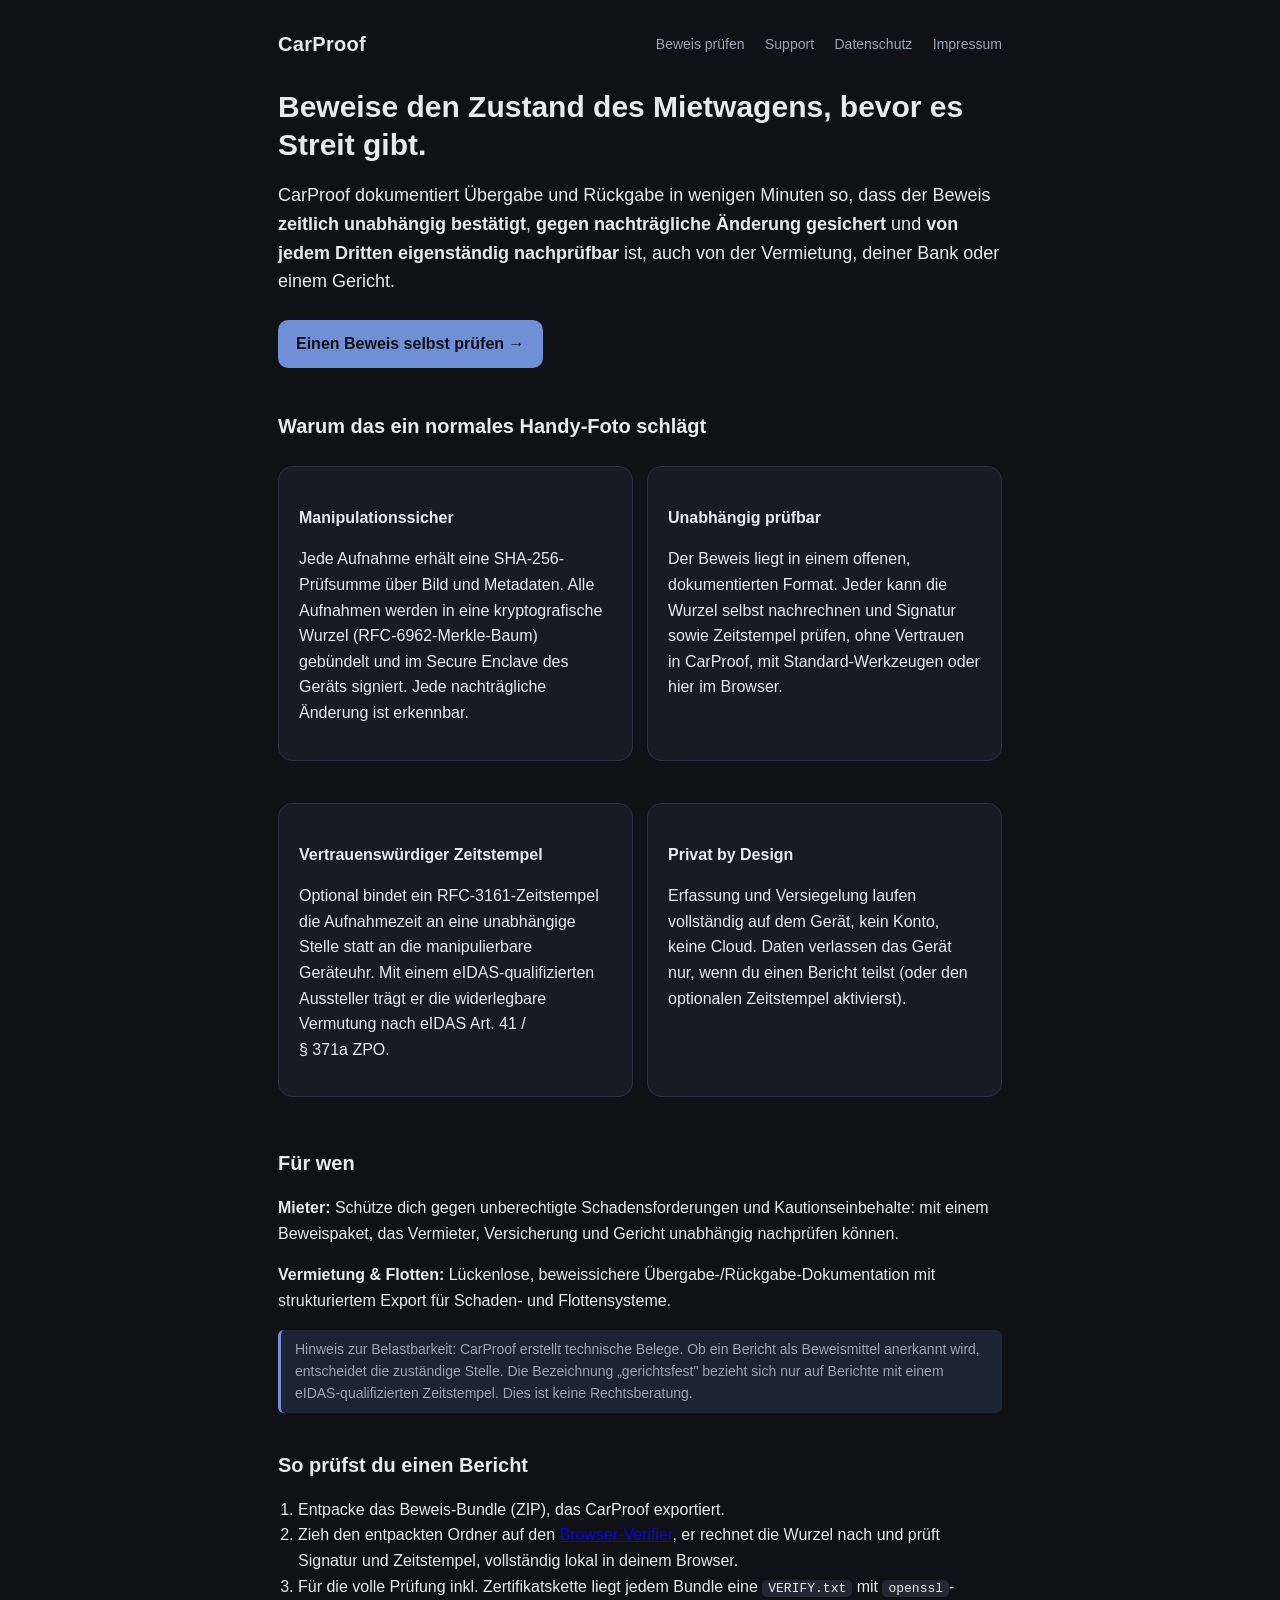
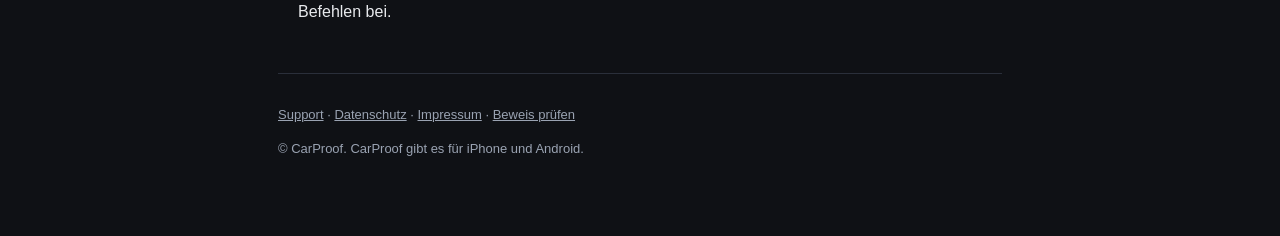
<file: carproof/index.html>
<!doctype html>
<html lang="de">
  <head>
    <meta charset="utf-8" />
    <meta name="viewport" content="width=device-width, initial-scale=1" />
    <title>
      CarProof: manipulationssicherer Übergabe-Beweis für Mietwagen
    </title>
    <meta
      name="description"
      content="Dokumentiere den Zustand eines Mietwagens bei Übergabe und Rückgabe: zeitgestempelt, gegen nachträgliche Änderung gesichert und unabhängig von Dritten prüfbar."
    />
    <link rel="stylesheet" href="style.css" />
  </head>
  <body>
    <div class="wrap">
      <header class="site">
        <a class="brand" href="index.html">CarProof</a>
        <nav>
          <a href="verify.html">Beweis prüfen</a>
          <a href="support.html">Support</a>
          <a href="datenschutz.html">Datenschutz</a>
          <a href="impressum.html">Impressum</a>
        </nav>
      </header>

      <h1>Beweise den Zustand des Mietwagens, bevor es Streit gibt.</h1>
      <p class="lead">
        CarProof dokumentiert Übergabe und Rückgabe in wenigen Minuten so, dass
        der Beweis <strong>zeitlich unabhängig bestätigt</strong>,
        <strong>gegen nachträgliche Änderung gesichert</strong> und
        <strong>von jedem Dritten eigenständig nachprüfbar</strong> ist, auch
        von der Vermietung, deiner Bank oder einem Gericht.
      </p>

      <p>
        <a class="btn" href="verify.html">Einen Beweis selbst prüfen →</a>
      </p>

      <h2>Warum das ein normales Handy-Foto schlägt</h2>
      <div class="grid">
        <div class="card">
          <h3>Manipulationssicher</h3>
          <p>
            Jede Aufnahme erhält eine SHA-256-Prüfsumme über Bild und Metadaten.
            Alle Aufnahmen werden in eine kryptografische Wurzel
            (RFC-6962-Merkle-Baum) gebündelt und im Secure Enclave des Geräts
            signiert. Jede nachträgliche Änderung ist erkennbar.
          </p>
        </div>
        <div class="card">
          <h3>Unabhängig prüfbar</h3>
          <p>
            Der Beweis liegt in einem offenen, dokumentierten Format. Jeder kann
            die Wurzel selbst nachrechnen und Signatur sowie Zeitstempel prüfen,
            ohne Vertrauen in CarProof, mit Standard-Werkzeugen oder hier im
            Browser.
          </p>
        </div>
        <div class="card">
          <h3>Vertrauenswürdiger Zeitstempel</h3>
          <p>
            Optional bindet ein RFC-3161-Zeitstempel die Aufnahmezeit an eine
            unabhängige Stelle statt an die manipulierbare Geräteuhr. Mit einem
            eIDAS-qualifizierten Aussteller trägt er die widerlegbare Vermutung
            nach eIDAS&nbsp;Art.&nbsp;41 / §&nbsp;371a&nbsp;ZPO.
          </p>
        </div>
        <div class="card">
          <h3>Privat by Design</h3>
          <p>
            Erfassung und Versiegelung laufen vollständig auf dem Gerät, kein
            Konto, keine Cloud. Daten verlassen das Gerät nur, wenn du einen
            Bericht teilst (oder den optionalen Zeitstempel aktivierst).
          </p>
        </div>
      </div>

      <h2>Für wen</h2>
      <p>
        <strong>Mieter:</strong> Schütze dich gegen unberechtigte
        Schadensforderungen und Kautionseinbehalte: mit einem Beweispaket, das
        Vermieter, Versicherung und Gericht unabhängig nachprüfen können.
      </p>
      <p>
        <strong>Vermietung &amp; Flotten:</strong> Lückenlose, beweissichere
        Übergabe-/Rückgabe-Dokumentation mit strukturiertem Export für Schaden-
        und Flottensysteme.
      </p>

      <div class="note">
        Hinweis zur Belastbarkeit: CarProof erstellt technische Belege. Ob ein
        Bericht als Beweismittel anerkannt wird, entscheidet die zuständige
        Stelle. Die Bezeichnung „gerichtsfest" bezieht sich nur auf Berichte mit
        einem eIDAS-qualifizierten Zeitstempel. Dies ist keine Rechtsberatung.
      </div>

      <h2>So prüfst du einen Bericht</h2>
      <ol>
        <li>Entpacke das Beweis-Bundle (ZIP), das CarProof exportiert.</li>
        <li>
          Zieh den entpackten Ordner auf den
          <a href="verify.html">Browser-Verifier</a>, er rechnet die Wurzel
          nach und prüft Signatur und Zeitstempel, vollständig lokal in deinem
          Browser.
        </li>
        <li>
          Für die volle Prüfung inkl. Zertifikatskette liegt jedem Bundle eine
          <code>VERIFY.txt</code> mit <code>openssl</code>-Befehlen bei.
        </li>
      </ol>

      <footer class="site">
        <p>
          <a href="support.html">Support</a> ·
          <a href="datenschutz.html">Datenschutz</a> ·
          <a href="impressum.html">Impressum</a> ·
          <a href="verify.html">Beweis prüfen</a>
        </p>
        <p>
          © CarProof. CarProof gibt es für iPhone und Android.
        </p>
      </footer>
    </div>
  </body>
</html>
</file>
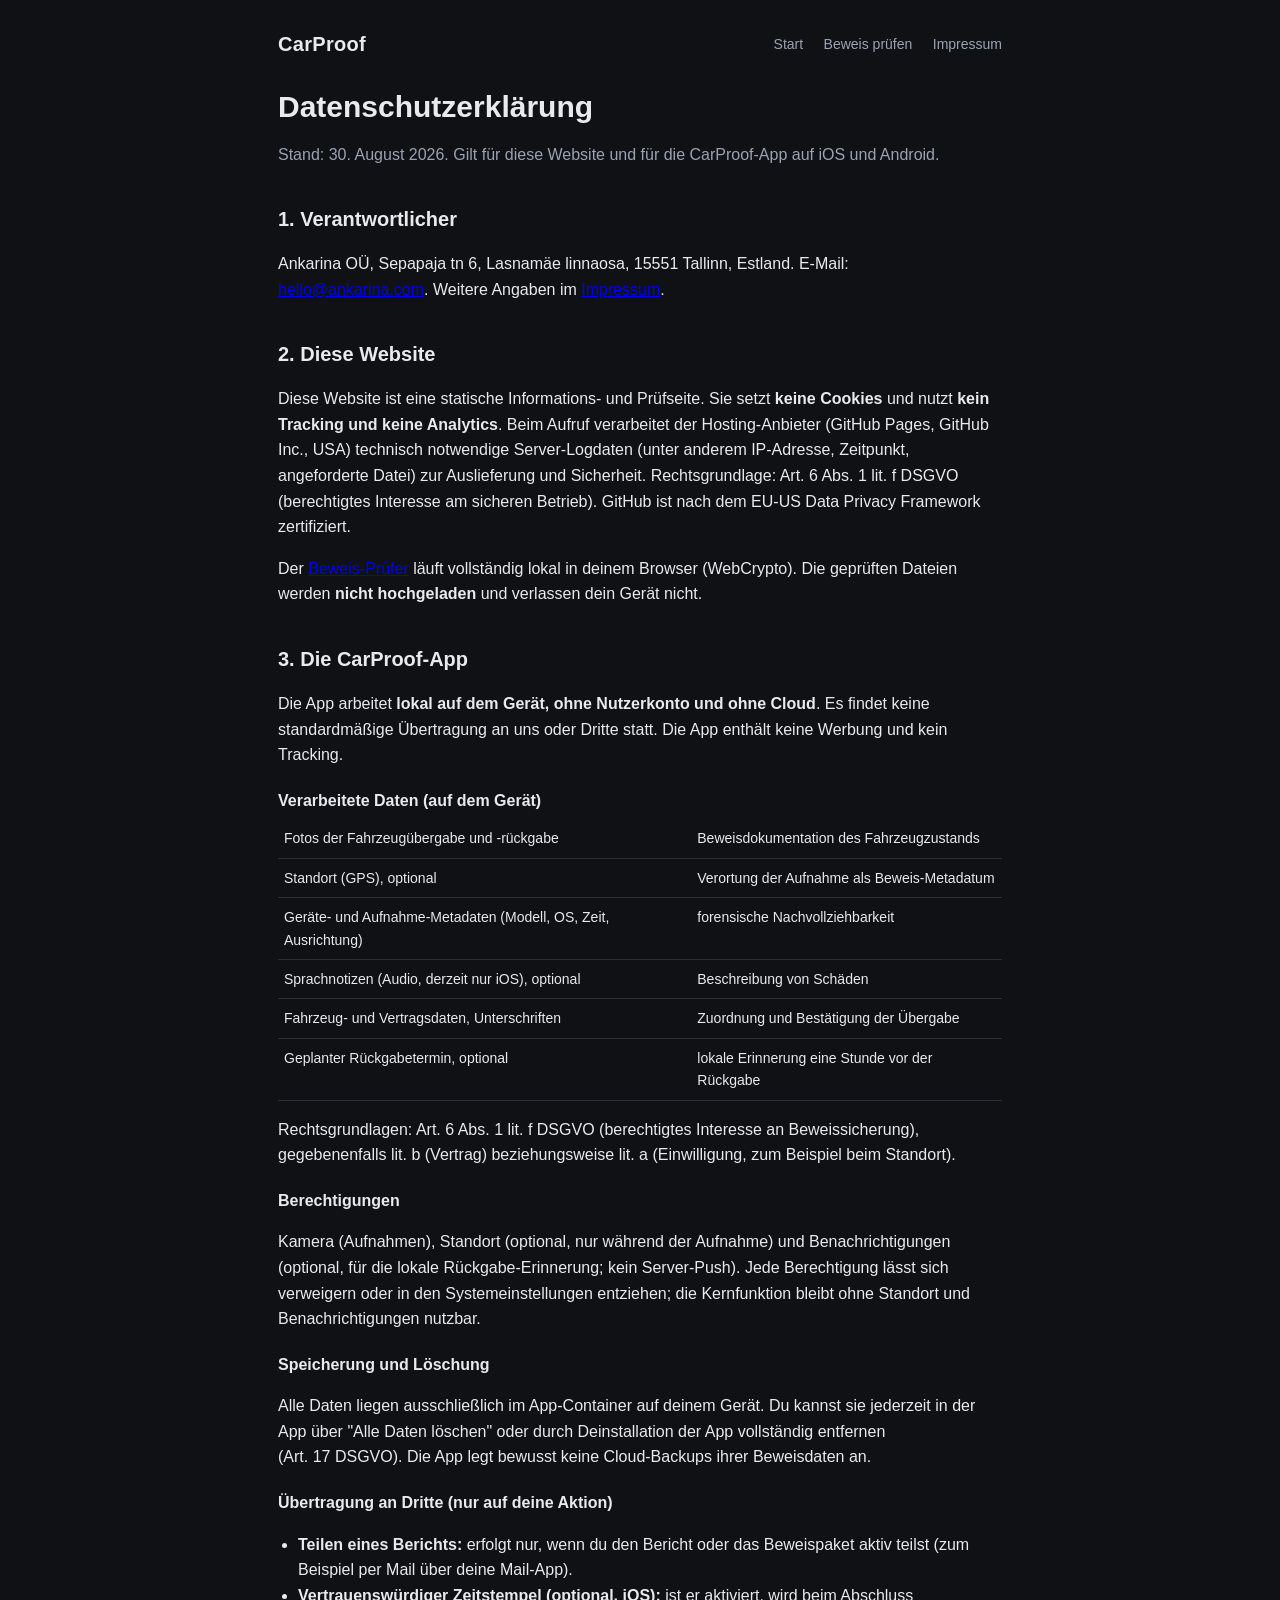
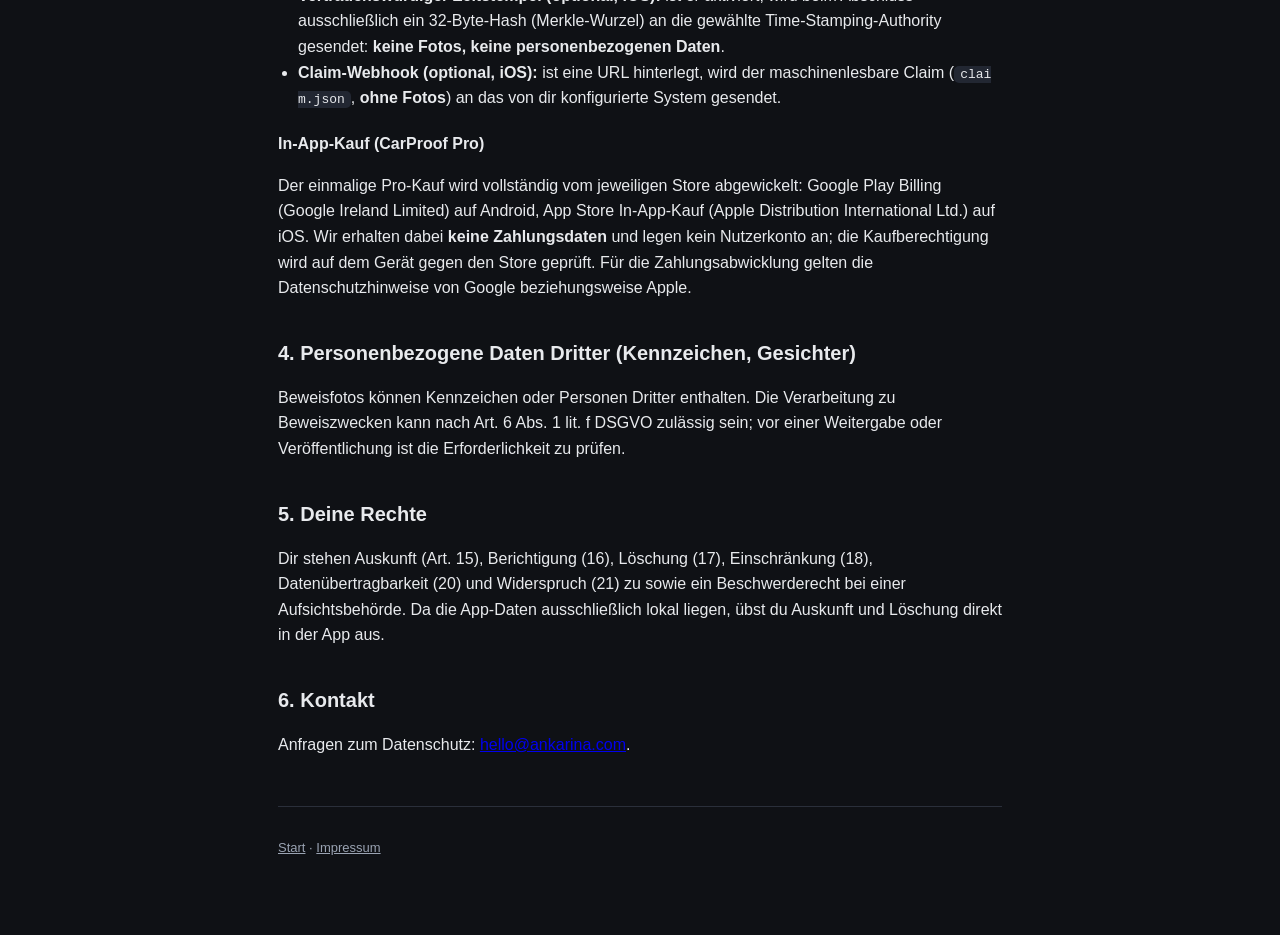
<file: carproof/datenschutz.html>
<!doctype html>
<html lang="de">
  <head>
    <meta charset="utf-8" />
    <meta name="viewport" content="width=device-width, initial-scale=1" />
    <title>CarProof: Datenschutzerklärung</title>
    <link rel="stylesheet" href="style.css" />
  </head>
  <body>
    <div class="wrap">
      <header class="site">
        <a class="brand" href="index.html">CarProof</a>
        <nav>
          <a href="index.html">Start</a> <a href="verify.html">Beweis prüfen</a>
          <a href="impressum.html">Impressum</a>
        </nav>
      </header>

      <h1>Datenschutzerklärung</h1>
      <p class="muted">
        Stand: 30. August 2026. Gilt für diese Website und für die CarProof-App
        auf iOS und Android.
      </p>

      <h2>1. Verantwortlicher</h2>
      <p>
        Ankarina OÜ, Sepapaja tn 6, Lasnamäe linnaosa, 15551 Tallinn, Estland.
        E-Mail: <a href="mailto:hello@ankarina.com">hello@ankarina.com</a>. Weitere
        Angaben im <a href="impressum.html">Impressum</a>.
      </p>

      <h2>2. Diese Website</h2>
      <p>
        Diese Website ist eine statische Informations- und Prüfseite. Sie setzt
        <strong>keine Cookies</strong> und nutzt
        <strong>kein Tracking und keine Analytics</strong>. Beim Aufruf
        verarbeitet der Hosting-Anbieter (GitHub Pages, GitHub Inc., USA)
        technisch notwendige Server-Logdaten (unter anderem IP-Adresse,
        Zeitpunkt, angeforderte Datei) zur Auslieferung und Sicherheit.
        Rechtsgrundlage: Art.&nbsp;6&nbsp;Abs.&nbsp;1&nbsp;lit.&nbsp;f DSGVO
        (berechtigtes Interesse am sicheren Betrieb). GitHub ist nach dem EU-US
        Data Privacy Framework zertifiziert.
      </p>
      <p>
        Der <a href="verify.html">Beweis-Prüfer</a> läuft vollständig lokal in
        deinem Browser (WebCrypto). Die geprüften Dateien werden
        <strong>nicht hochgeladen</strong> und verlassen dein Gerät nicht.
      </p>

      <h2>3. Die CarProof-App</h2>
      <p>
        Die App arbeitet
        <strong>lokal auf dem Gerät, ohne Nutzerkonto und ohne Cloud</strong>.
        Es findet keine standardmäßige Übertragung an uns oder Dritte statt. Die
        App enthält keine Werbung und kein Tracking.
      </p>

      <h3>Verarbeitete Daten (auf dem Gerät)</h3>
      <table class="legal">
        <tr>
          <td>Fotos der Fahrzeugübergabe und -rückgabe</td>
          <td>Beweisdokumentation des Fahrzeugzustands</td>
        </tr>
        <tr>
          <td>Standort (GPS), optional</td>
          <td>Verortung der Aufnahme als Beweis-Metadatum</td>
        </tr>
        <tr>
          <td>
            Geräte- und Aufnahme-Metadaten (Modell, OS, Zeit, Ausrichtung)
          </td>
          <td>forensische Nachvollziehbarkeit</td>
        </tr>
        <tr>
          <td>Sprachnotizen (Audio, derzeit nur iOS), optional</td>
          <td>Beschreibung von Schäden</td>
        </tr>
        <tr>
          <td>Fahrzeug- und Vertragsdaten, Unterschriften</td>
          <td>Zuordnung und Bestätigung der Übergabe</td>
        </tr>
        <tr>
          <td>Geplanter Rückgabetermin, optional</td>
          <td>lokale Erinnerung eine Stunde vor der Rückgabe</td>
        </tr>
      </table>
      <p>
        Rechtsgrundlagen: Art.&nbsp;6&nbsp;Abs.&nbsp;1&nbsp;lit.&nbsp;f DSGVO
        (berechtigtes Interesse an Beweissicherung), gegebenenfalls lit.&nbsp;b
        (Vertrag) beziehungsweise lit.&nbsp;a (Einwilligung, zum Beispiel beim
        Standort).
      </p>

      <h3>Berechtigungen</h3>
      <p>
        Kamera (Aufnahmen), Standort (optional, nur während der Aufnahme) und
        Benachrichtigungen (optional, für die lokale Rückgabe-Erinnerung; kein
        Server-Push). Jede Berechtigung lässt sich verweigern oder in den
        Systemeinstellungen entziehen; die Kernfunktion bleibt ohne Standort und
        Benachrichtigungen nutzbar.
      </p>

      <h3>Speicherung und Löschung</h3>
      <p>
        Alle Daten liegen ausschließlich im App-Container auf deinem Gerät. Du
        kannst sie jederzeit in der App über "Alle Daten löschen" oder durch
        Deinstallation der App vollständig entfernen (Art.&nbsp;17&nbsp;DSGVO).
        Die App legt bewusst keine Cloud-Backups ihrer Beweisdaten an.
      </p>

      <h3>Übertragung an Dritte (nur auf deine Aktion)</h3>
      <ul>
        <li>
          <strong>Teilen eines Berichts:</strong> erfolgt nur, wenn du den
          Bericht oder das Beweispaket aktiv teilst (zum Beispiel per Mail über
          deine Mail-App).
        </li>
        <li>
          <strong>Vertrauenswürdiger Zeitstempel (optional, iOS):</strong> ist
          er aktiviert, wird beim Abschluss ausschließlich ein 32-Byte-Hash
          (Merkle-Wurzel) an die gewählte Time-Stamping-Authority gesendet:
          <strong>keine Fotos, keine personenbezogenen Daten</strong>.
        </li>
        <li>
          <strong>Claim-Webhook (optional, iOS):</strong> ist eine URL
          hinterlegt, wird der maschinenlesbare Claim (<code>claim.json</code>,
          <strong>ohne Fotos</strong>) an das von dir konfigurierte System
          gesendet.
        </li>
      </ul>

      <h3>In-App-Kauf (CarProof Pro)</h3>
      <p>
        Der einmalige Pro-Kauf wird vollständig vom jeweiligen Store
        abgewickelt: Google Play Billing (Google Ireland Limited) auf Android,
        App Store In-App-Kauf (Apple Distribution International Ltd.) auf iOS.
        Wir erhalten dabei <strong>keine Zahlungsdaten</strong> und legen kein
        Nutzerkonto an; die Kaufberechtigung wird auf dem Gerät gegen den Store
        geprüft. Für die Zahlungsabwicklung gelten die Datenschutzhinweise von
        Google beziehungsweise Apple.
      </p>

      <h2>4. Personenbezogene Daten Dritter (Kennzeichen, Gesichter)</h2>
      <p>
        Beweisfotos können Kennzeichen oder Personen Dritter enthalten. Die
        Verarbeitung zu Beweiszwecken kann nach
        Art.&nbsp;6&nbsp;Abs.&nbsp;1&nbsp;lit.&nbsp;f DSGVO zulässig sein; vor
        einer Weitergabe oder Veröffentlichung ist die Erforderlichkeit zu
        prüfen.
      </p>

      <h2>5. Deine Rechte</h2>
      <p>
        Dir stehen Auskunft (Art.&nbsp;15), Berichtigung (16), Löschung (17),
        Einschränkung (18), Datenübertragbarkeit (20) und Widerspruch (21) zu
        sowie ein Beschwerderecht bei einer Aufsichtsbehörde. Da die App-Daten
        ausschließlich lokal liegen, übst du Auskunft und Löschung direkt in der
        App aus.
      </p>

      <h2>6. Kontakt</h2>
      <p>
        Anfragen zum Datenschutz:
        <a href="mailto:hello@ankarina.com">hello@ankarina.com</a>.
      </p>

      <footer class="site">
        <p>
          <a href="index.html">Start</a> ·
          <a href="impressum.html">Impressum</a>
        </p>
      </footer>
    </div>
  </body>
</html>
</file>
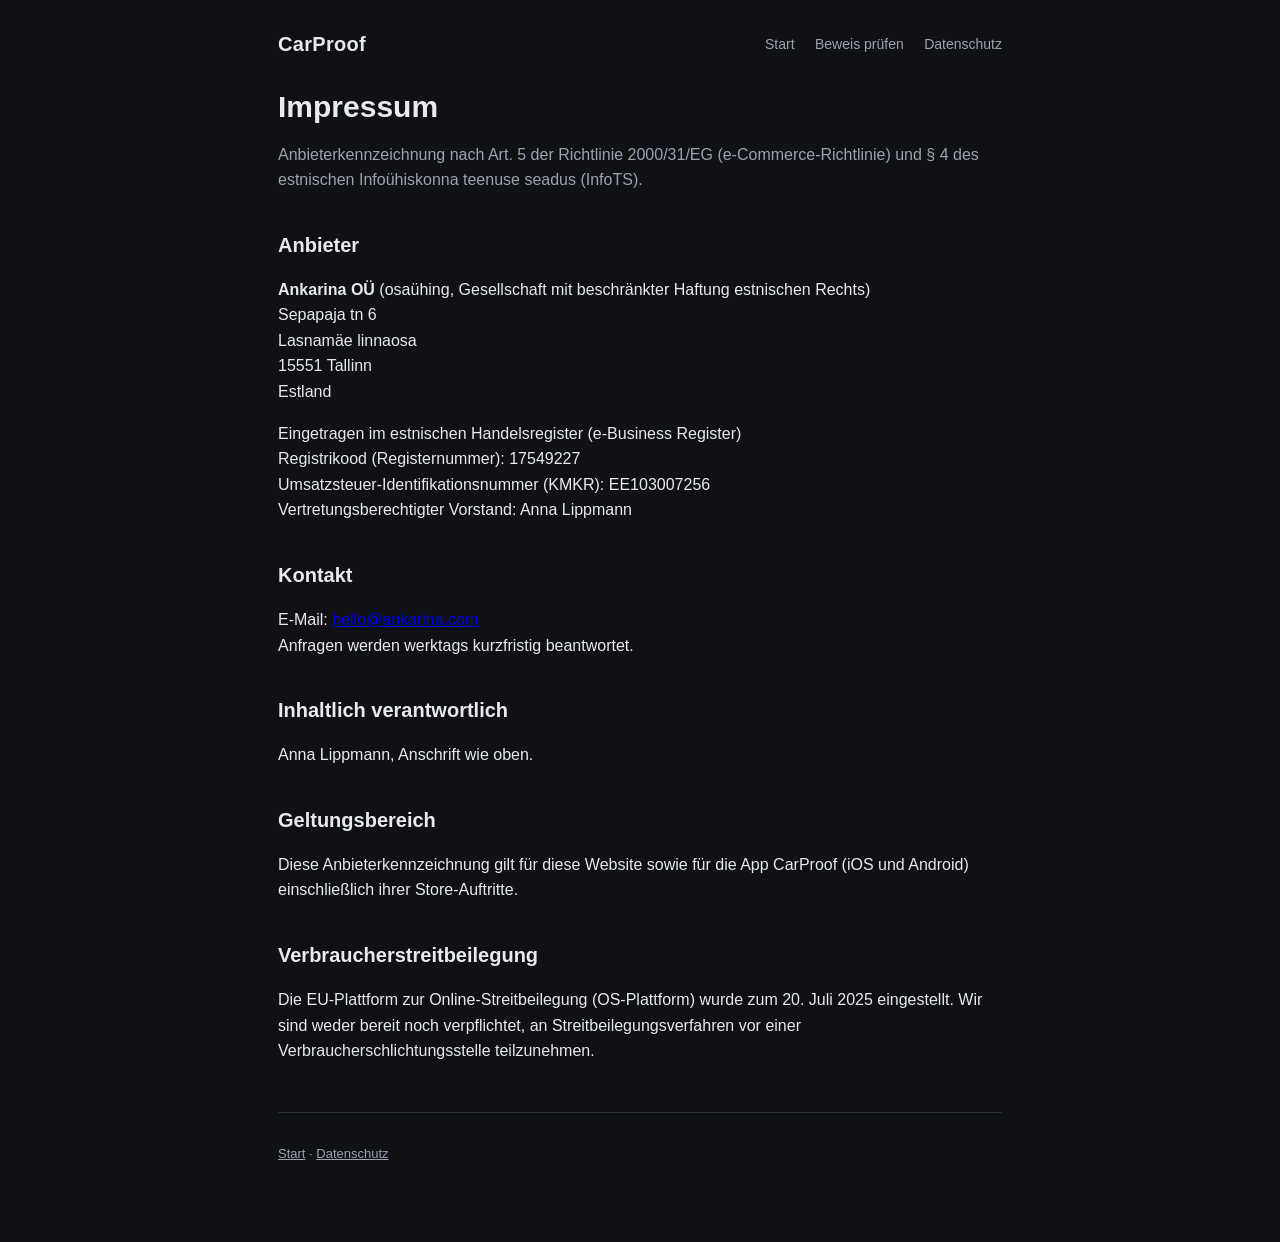
<file: carproof/impressum.html>
<!doctype html>
<html lang="de">
  <head>
    <meta charset="utf-8" />
    <meta name="viewport" content="width=device-width, initial-scale=1" />
    <title>CarProof: Impressum</title>
    <link rel="stylesheet" href="style.css" />
  </head>
  <body>
    <div class="wrap">
      <header class="site">
        <a class="brand" href="index.html">CarProof</a>
        <nav>
          <a href="index.html">Start</a> <a href="verify.html">Beweis prüfen</a>
          <a href="datenschutz.html">Datenschutz</a>
        </nav>
      </header>

      <h1>Impressum</h1>
      <p class="muted">
        Anbieterkennzeichnung nach Art. 5 der Richtlinie 2000/31/EG
        (e-Commerce-Richtlinie) und § 4 des estnischen Infoühiskonna teenuse
        seadus (InfoTS).
      </p>

      <h2>Anbieter</h2>
      <p>
        <strong>Ankarina OÜ</strong> (osaühing, Gesellschaft mit beschränkter
        Haftung estnischen Rechts)<br />
        Sepapaja tn 6<br />
        Lasnamäe linnaosa<br />
        15551 Tallinn<br />
        Estland
      </p>
      <p>
        Eingetragen im estnischen Handelsregister (e-Business Register)<br />
        Registrikood (Registernummer): 17549227<br />
        Umsatzsteuer-Identifikationsnummer (KMKR): EE103007256<br />
        Vertretungsberechtigter Vorstand: Anna Lippmann
      </p>

      <h2>Kontakt</h2>
      <p>
        E-Mail: <a href="mailto:hello@ankarina.com">hello@ankarina.com</a><br />
        Anfragen werden werktags kurzfristig beantwortet.
      </p>

      <h2>Inhaltlich verantwortlich</h2>
      <p>Anna Lippmann, Anschrift wie oben.</p>

      <h2>Geltungsbereich</h2>
      <p>
        Diese Anbieterkennzeichnung gilt für diese Website sowie für die App
        CarProof (iOS und Android) einschließlich ihrer Store-Auftritte.
      </p>

      <h2>Verbraucherstreitbeilegung</h2>
      <p>
        Die EU-Plattform zur Online-Streitbeilegung (OS-Plattform) wurde zum 20.
        Juli 2025 eingestellt. Wir sind weder bereit noch verpflichtet, an
        Streitbeilegungsverfahren vor einer Verbraucherschlichtungsstelle
        teilzunehmen.
      </p>

      <footer class="site">
        <p>
          <a href="index.html">Start</a> ·
          <a href="datenschutz.html">Datenschutz</a>
        </p>
      </footer>
    </div>
  </body>
</html>
</file>
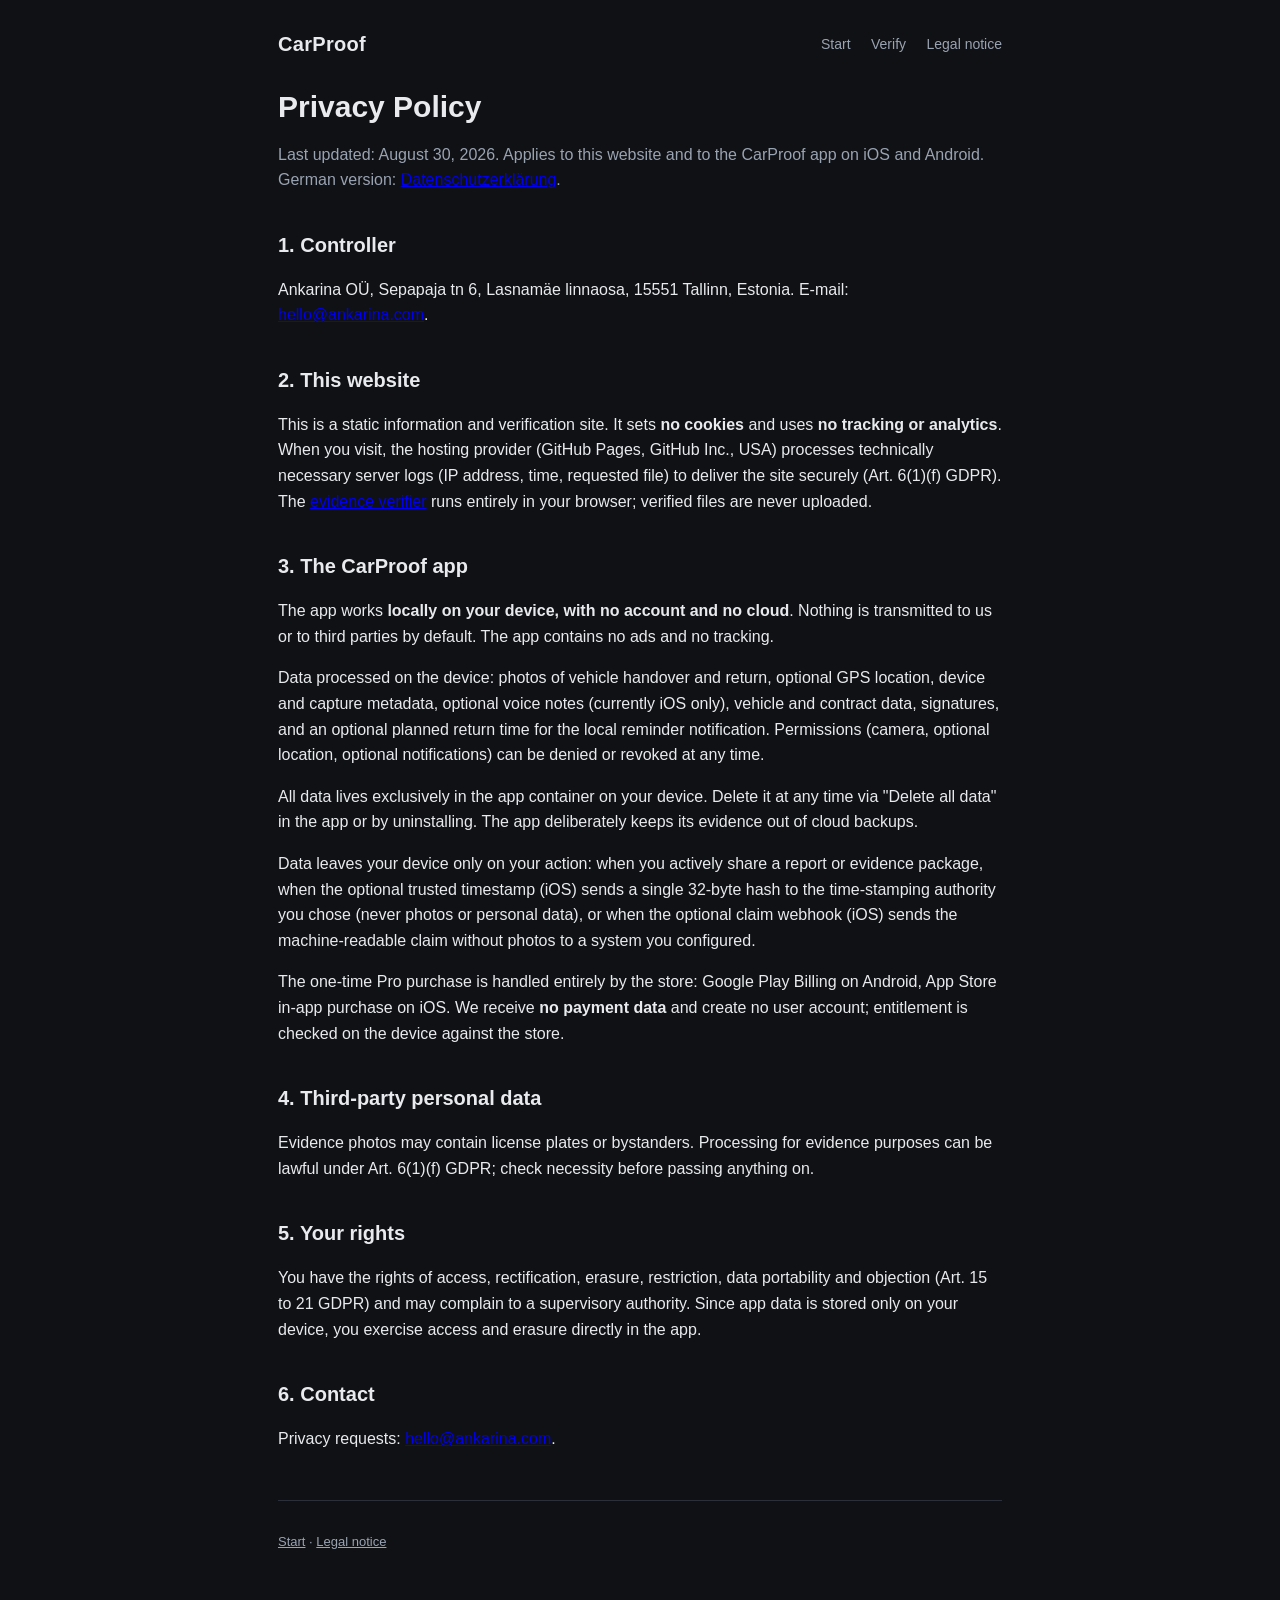
<file: carproof/privacy.html>
<!doctype html>
<html lang="en">
  <head>
    <meta charset="utf-8" />
    <meta name="viewport" content="width=device-width, initial-scale=1" />
    <title>CarProof: Privacy Policy</title>
    <link rel="stylesheet" href="style.css" />
  </head>
  <body>
    <div class="wrap">
      <header class="site">
        <a class="brand" href="index.html">CarProof</a>
        <nav>
          <a href="index.html">Start</a> <a href="verify.html">Verify</a>
          <a href="impressum.html">Legal notice</a>
        </nav>
      </header>

      <h1>Privacy Policy</h1>
      <p class="muted">
        Last updated: August 30, 2026. Applies to this website and to the
        CarProof app on iOS and Android. German version:
        <a href="datenschutz.html">Datenschutzerklärung</a>.
      </p>

      <h2>1. Controller</h2>
      <p>
        Ankarina OÜ, Sepapaja tn 6, Lasnamäe linnaosa, 15551 Tallinn, Estonia.
        E-mail: <a href="mailto:hello@ankarina.com">hello@ankarina.com</a>.
      </p>

      <h2>2. This website</h2>
      <p>
        This is a static information and verification site. It sets
        <strong>no cookies</strong> and uses
        <strong>no tracking or analytics</strong>. When you visit, the hosting
        provider (GitHub Pages, GitHub Inc., USA) processes technically
        necessary server logs (IP address, time, requested file) to deliver the
        site securely (Art. 6(1)(f) GDPR). The
        <a href="verify.html">evidence verifier</a> runs entirely in your
        browser; verified files are never uploaded.
      </p>

      <h2>3. The CarProof app</h2>
      <p>
        The app works
        <strong>locally on your device, with no account and no cloud</strong>.
        Nothing is transmitted to us or to third parties by default. The app
        contains no ads and no tracking.
      </p>
      <p>
        Data processed on the device: photos of vehicle handover and return,
        optional GPS location, device and capture metadata, optional voice notes
        (currently iOS only), vehicle and contract data, signatures, and an
        optional planned return time for the local reminder notification.
        Permissions (camera, optional location, optional notifications) can be
        denied or revoked at any time.
      </p>
      <p>
        All data lives exclusively in the app container on your device. Delete
        it at any time via "Delete all data" in the app or by uninstalling. The
        app deliberately keeps its evidence out of cloud backups.
      </p>
      <p>
        Data leaves your device only on your action: when you actively share a
        report or evidence package, when the optional trusted timestamp (iOS)
        sends a single 32-byte hash to the time-stamping authority you chose
        (never photos or personal data), or when the optional claim webhook
        (iOS) sends the machine-readable claim without photos to a system you
        configured.
      </p>
      <p>
        The one-time Pro purchase is handled entirely by the store: Google Play
        Billing on Android, App Store in-app purchase on iOS. We receive
        <strong>no payment data</strong> and create no user account; entitlement
        is checked on the device against the store.
      </p>

      <h2>4. Third-party personal data</h2>
      <p>
        Evidence photos may contain license plates or bystanders. Processing for
        evidence purposes can be lawful under Art. 6(1)(f) GDPR; check necessity
        before passing anything on.
      </p>

      <h2>5. Your rights</h2>
      <p>
        You have the rights of access, rectification, erasure, restriction, data
        portability and objection (Art. 15 to 21 GDPR) and may complain to a
        supervisory authority. Since app data is stored only on your device, you
        exercise access and erasure directly in the app.
      </p>

      <h2>6. Contact</h2>
      <p>
        Privacy requests:
        <a href="mailto:hello@ankarina.com">hello@ankarina.com</a>.
      </p>

      <footer class="site">
        <p>
          <a href="index.html">Start</a> ·
          <a href="impressum.html">Legal notice</a>
        </p>
      </footer>
    </div>
  </body>
</html>
</file>
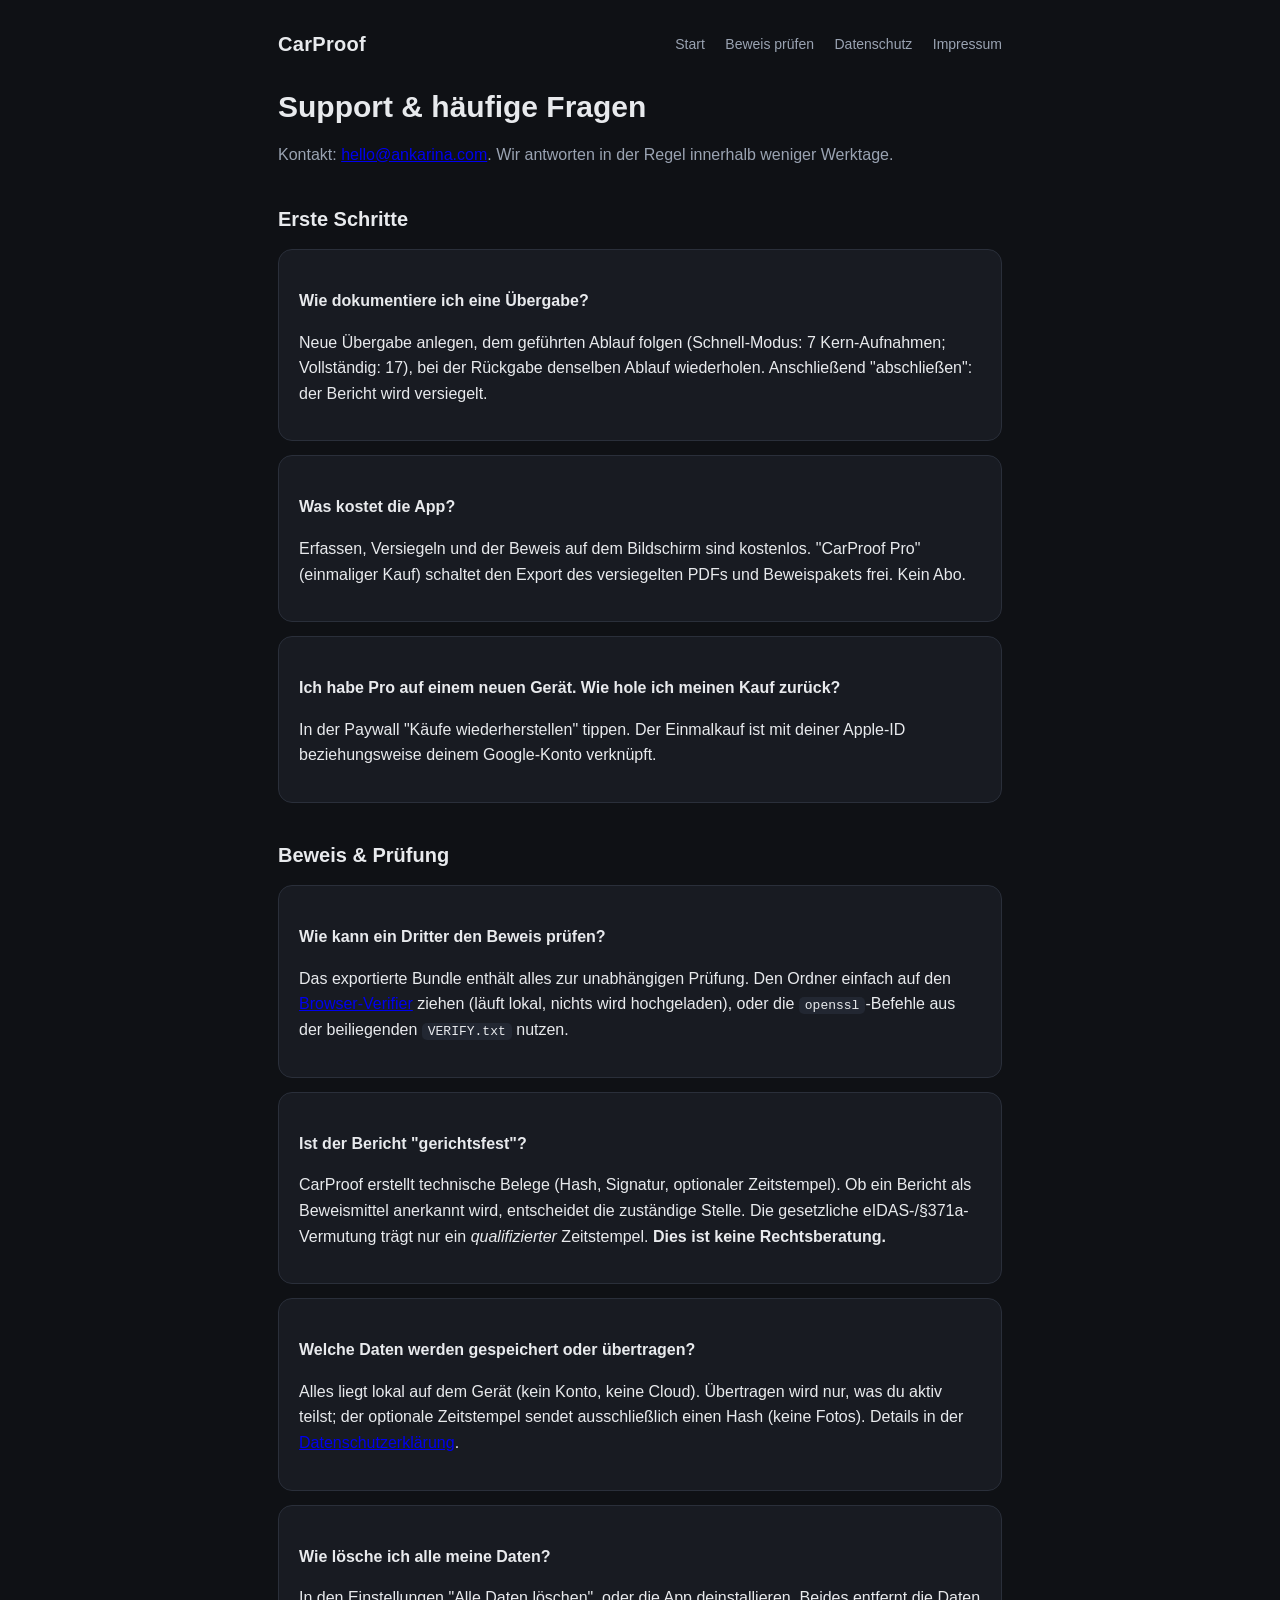
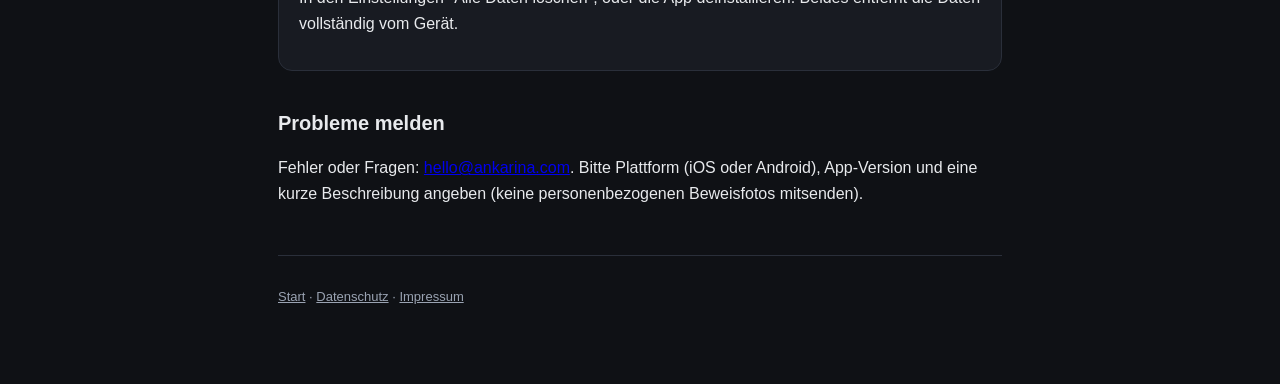
<file: carproof/support.html>
<!doctype html>
<html lang="de">
  <head>
    <meta charset="utf-8" />
    <meta name="viewport" content="width=device-width, initial-scale=1" />
    <title>CarProof: Support und FAQ</title>
    <meta
      name="description"
      content="Hilfe und häufige Fragen zu CarProof: wie der Beweis funktioniert, Datenschutz, unabhängige Prüfung, Käufe."
    />
    <link rel="stylesheet" href="style.css" />
  </head>
  <body>
    <div class="wrap">
      <header class="site">
        <a class="brand" href="index.html">CarProof</a>
        <nav>
          <a href="index.html">Start</a> <a href="verify.html">Beweis prüfen</a>
          <a href="datenschutz.html">Datenschutz</a>
          <a href="impressum.html">Impressum</a>
        </nav>
      </header>

      <h1>Support &amp; häufige Fragen</h1>
      <p class="muted">
        Kontakt: <a href="mailto:hello@ankarina.com">hello@ankarina.com</a>. Wir
        antworten in der Regel innerhalb weniger Werktage.
      </p>

      <h2>Erste Schritte</h2>
      <div class="card">
        <h3>Wie dokumentiere ich eine Übergabe?</h3>
        <p>
          Neue Übergabe anlegen, dem geführten Ablauf folgen (Schnell-Modus: 7
          Kern-Aufnahmen; Vollständig: 17), bei der Rückgabe denselben Ablauf
          wiederholen. Anschließend "abschließen": der Bericht wird versiegelt.
        </p>
      </div>
      <div class="card">
        <h3>Was kostet die App?</h3>
        <p>
          Erfassen, Versiegeln und der Beweis auf dem Bildschirm sind kostenlos.
          "CarProof&nbsp;Pro" (einmaliger Kauf) schaltet den Export des
          versiegelten PDFs und Beweispakets frei. Kein Abo.
        </p>
      </div>
      <div class="card">
        <h3>
          Ich habe Pro auf einem neuen Gerät. Wie hole ich meinen Kauf zurück?
        </h3>
        <p>
          In der Paywall "Käufe wiederherstellen" tippen. Der Einmalkauf ist mit
          deiner Apple-ID beziehungsweise deinem Google-Konto verknüpft.
        </p>
      </div>

      <h2>Beweis &amp; Prüfung</h2>
      <div class="card">
        <h3>Wie kann ein Dritter den Beweis prüfen?</h3>
        <p>
          Das exportierte Bundle enthält alles zur unabhängigen Prüfung. Den
          Ordner einfach auf den
          <a href="verify.html">Browser-Verifier</a> ziehen (läuft lokal, nichts
          wird hochgeladen), oder die <code>openssl</code>-Befehle aus der
          beiliegenden <code>VERIFY.txt</code> nutzen.
        </p>
      </div>
      <div class="card">
        <h3>Ist der Bericht "gerichtsfest"?</h3>
        <p>
          CarProof erstellt technische Belege (Hash, Signatur, optionaler
          Zeitstempel). Ob ein Bericht als Beweismittel anerkannt wird,
          entscheidet die zuständige Stelle. Die gesetzliche
          eIDAS-/§371a-Vermutung trägt nur ein
          <em>qualifizierter</em> Zeitstempel.
          <strong>Dies ist keine Rechtsberatung.</strong>
        </p>
      </div>
      <div class="card">
        <h3>Welche Daten werden gespeichert oder übertragen?</h3>
        <p>
          Alles liegt lokal auf dem Gerät (kein Konto, keine Cloud). Übertragen
          wird nur, was du aktiv teilst; der optionale Zeitstempel sendet
          ausschließlich einen Hash (keine Fotos). Details in der
          <a href="datenschutz.html">Datenschutzerklärung</a>.
        </p>
      </div>
      <div class="card">
        <h3>Wie lösche ich alle meine Daten?</h3>
        <p>
          In den Einstellungen "Alle Daten löschen", oder die App
          deinstallieren. Beides entfernt die Daten vollständig vom Gerät.
        </p>
      </div>

      <h2>Probleme melden</h2>
      <p>
        Fehler oder Fragen:
        <a href="mailto:hello@ankarina.com">hello@ankarina.com</a>. Bitte Plattform
        (iOS oder Android), App-Version und eine kurze Beschreibung angeben
        (keine personenbezogenen Beweisfotos mitsenden).
      </p>

      <footer class="site">
        <p>
          <a href="index.html">Start</a> ·
          <a href="datenschutz.html">Datenschutz</a> ·
          <a href="impressum.html">Impressum</a>
        </p>
      </footer>
    </div>
  </body>
</html>
</file>
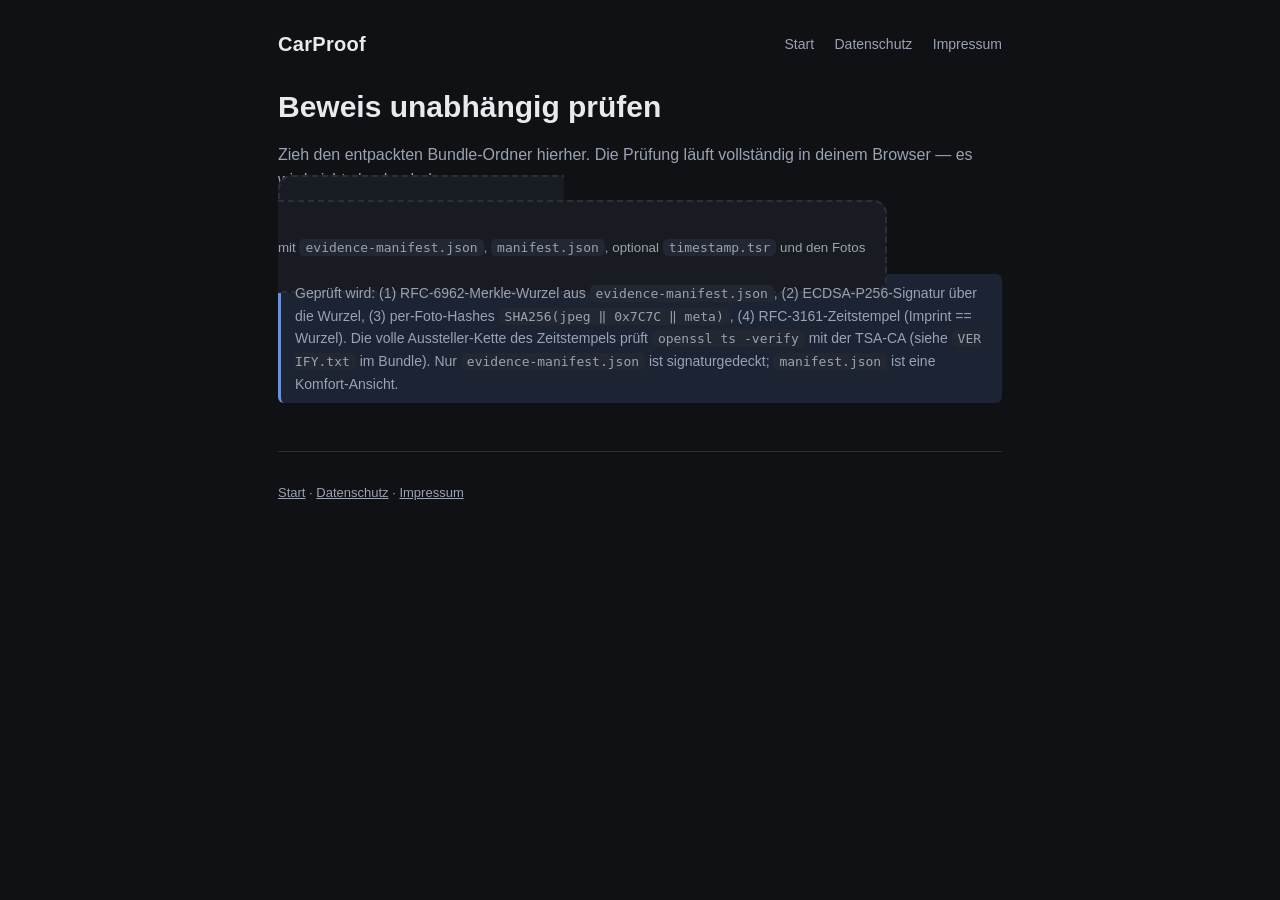
<file: carproof/verify.html>
<!doctype html>
<html lang="de">
<head>
<meta charset="utf-8" />
<meta name="viewport" content="width=device-width, initial-scale=1" />
<title>CarProof — Beweis unabhängig prüfen</title>
<meta name="description" content="Prüfe ein CarProof-Beweis-Bundle unabhängig im Browser — Merkle-Wurzel, Signatur, per-Foto-Hashes und Zeitstempel. Nichts verlässt dein Gerät." />
<link rel="stylesheet" href="style.css" />
</head>
<body>
<div class="wrap">
  <header class="site">
    <a class="brand" href="index.html">CarProof</a>
    <nav>
      <a href="index.html">Start</a>
      <a href="datenschutz.html">Datenschutz</a>
      <a href="impressum.html">Impressum</a>
    </nav>
  </header>

  <h1>Beweis unabhängig prüfen</h1>
  <p class="muted">Zieh den entpackten Bundle-Ordner hierher. Die Prüfung läuft vollständig in deinem
  Browser — es wird nichts hochgeladen.</p>

  <label id="drop" for="picker">
    <strong>Ordner hierher ziehen oder klicken</strong><br />
    <small class="muted">mit <code>evidence-manifest.json</code>, <code>manifest.json</code>, optional
    <code>timestamp.tsr</code> und den Fotos</small>
    <input id="picker" type="file" webkitdirectory multiple />
  </label>

  <div id="report"></div>

  <div class="note">
    Geprüft wird: (1) RFC-6962-Merkle-Wurzel aus <code>evidence-manifest.json</code>,
    (2) ECDSA-P256-Signatur über die Wurzel, (3) per-Foto-Hashes
    <code>SHA256(jpeg ‖ 0x7C7C ‖ meta)</code>, (4) RFC-3161-Zeitstempel (Imprint == Wurzel).
    Die volle Aussteller-Kette des Zeitstempels prüft <code>openssl ts -verify</code> mit der TSA-CA
    (siehe <code>VERIFY.txt</code> im Bundle). Nur <code>evidence-manifest.json</code> ist
    signaturgedeckt; <code>manifest.json</code> ist eine Komfort-Ansicht.
  </div>

  <footer class="site">
    <p><a href="index.html">Start</a> · <a href="datenschutz.html">Datenschutz</a> ·
       <a href="impressum.html">Impressum</a></p>
  </footer>
</div>

<script type="module">
import { verifyBundle } from "./verify-core.js";

const drop = document.getElementById("drop");
const picker = document.getElementById("picker");
const reportEl = document.getElementById("report");

const findFile = (files, name) => [...files].find((f) => f.name === name);
const readJSON = async (f) => (f ? JSON.parse(await f.text()) : null);
const readBytes = async (f) => (f ? new Uint8Array(await f.arrayBuffer()) : null);

async function handle(files) {
  reportEl.innerHTML = '<div class="row"><span class="lbl">Prüfe…</span></div>';
  try {
    const evidenceManifest = await readJSON(findFile(files, "evidence-manifest.json"));
    const manifest = await readJSON(findFile(files, "manifest.json"));
    const timestampBytes = await readBytes(findFile(files, "timestamp.tsr"));
    const photoFiles = {};
    for (const f of files) {
      if (f.name.endsWith(".jpg") || f.name.endsWith(".meta.json")) {
        photoFiles[f.name] = new Uint8Array(await f.arrayBuffer());
      }
    }
    render(await verifyBundle({ evidenceManifest, manifest, timestampBytes, photoFiles }));
  } catch (e) {
    reportEl.innerHTML = `<div class="verdict bad">Fehler: ${e.message || e}</div>`;
  }
}

function render(report) {
  const rows = report.checks.map((c) =>
    `<div class="row ${c.ok ? "ok" : "bad"}"><span class="ic">${c.ok ? "✓" : "✕"}</span>
       <div><div class="lbl">${c.label}</div>${c.detail ? `<div class="det">${c.detail}</div>` : ""}</div></div>`
  ).join("");
  const verdict = report.verified
    ? '<div class="verdict ok">✓ VERIFIZIERT — Wurzel, Signatur und Zeitstempel stimmen</div>'
    : '<div class="verdict bad">✕ NICHT VERIFIZIERT</div>';
  reportEl.innerHTML = verdict + rows;
}

picker.addEventListener("change", (e) => handle(e.target.files));
["dragenter", "dragover"].forEach((ev) => drop.addEventListener(ev, (e) => { e.preventDefault(); drop.classList.add("over"); }));
["dragleave", "drop"].forEach((ev) => drop.addEventListener(ev, (e) => { e.preventDefault(); drop.classList.remove("over"); }));
drop.addEventListener("drop", async (e) => {
  const items = e.dataTransfer.items;
  const files = [];
  async function walk(entry) {
    if (entry.isFile) { await new Promise((res) => entry.file((f) => { files.push(f); res(); })); }
    else if (entry.isDirectory) {
      const entries = await new Promise((res) => entry.createReader().readEntries(res));
      for (const en of entries) await walk(en);
    }
  }
  if (items && items.length && items[0].webkitGetAsEntry) {
    for (const it of items) { const en = it.webkitGetAsEntry(); if (en) await walk(en); }
    handle(files);
  } else {
    handle(e.dataTransfer.files);
  }
});
</script>
</body>
</html>
</file>
<file: carproof/style.css>
:root {
  --bg: #0f1115; --card: #181b22; --line: #2a2f3a; --fg: #e8eaed; --muted: #9aa3b2;
  --ok: #7a9b6b; --bad: #c75b4a; --accent: #6f8fd6; --maxw: 760px;
}
* { box-sizing: border-box; }
body { margin: 0; background: var(--bg); color: var(--fg);
  font: 16px/1.6 -apple-system, BlinkMacSystemFont, "Segoe UI", Roboto, sans-serif; }
.wrap { max-width: var(--maxw); margin: 0 auto; padding: 28px 18px 64px; }
header.site { display: flex; align-items: center; justify-content: space-between; gap: 16px; flex-wrap: wrap; }
.brand { font-weight: 800; font-size: 20px; letter-spacing: .3px; text-decoration: none; color: var(--fg); }
nav a { color: var(--muted); text-decoration: none; margin-left: 16px; font-size: 14px; }
nav a:hover { color: var(--fg); }
h1 { font-size: 30px; line-height: 1.25; margin: 28px 0 10px; }
h2 { font-size: 20px; margin: 36px 0 10px; }
h3 { font-size: 16px; margin: 20px 0 6px; }
p.lead { font-size: 18px; }
.muted { color: var(--muted); }
.card { background: var(--card); border: 1px solid var(--line); border-radius: 14px; padding: 18px 20px; margin: 14px 0; }
.grid { display: grid; gap: 14px; grid-template-columns: 1fr 1fr; }
@media (max-width: 620px) { .grid { grid-template-columns: 1fr; } }
.btn { display: inline-block; background: var(--accent); color: #0f1115; font-weight: 700;
  text-decoration: none; padding: 11px 18px; border-radius: 10px; margin: 6px 8px 6px 0; }
.btn.secondary { background: transparent; color: var(--accent); border: 1px solid var(--accent); }
code { background: #222732; padding: 1px 6px; border-radius: 5px; font-size: 13px; word-break: break-all; }
ol, ul { padding-left: 20px; }
footer.site { margin-top: 48px; border-top: 1px solid var(--line); padding-top: 18px; color: var(--muted); font-size: 13px; }
footer.site a { color: var(--muted); }
.note { border-left: 3px solid var(--accent); padding: 8px 14px; background: #1c2433; border-radius: 6px; color: var(--muted); font-size: 14px; margin: 14px 0; }
.placeholder { color: var(--bad); font-weight: 700; }
table.legal { width: 100%; border-collapse: collapse; font-size: 14px; }
table.legal td { border-bottom: 1px solid var(--line); padding: 8px 6px; vertical-align: top; }
/* Verifier */
#drop { border: 2px dashed var(--line); border-radius: 14px; padding: 36px 20px; text-align: center;
  background: var(--card); cursor: pointer; }
#drop.over { border-color: var(--accent); background: #1c2433; }
input[type=file] { display: none; }
.verdict { font-size: 18px; font-weight: 700; padding: 14px 18px; border-radius: 12px; margin: 16px 0; }
.verdict.ok { background: rgba(122,155,107,.16); color: #bfe0ad; border: 1px solid rgba(122,155,107,.5); }
.verdict.bad { background: rgba(199,91,74,.16); color: #f0b3a8; border: 1px solid rgba(199,91,74,.5); }
.row { display: flex; gap: 12px; padding: 12px 14px; border: 1px solid var(--line); border-radius: 10px;
  margin-bottom: 8px; background: var(--card); align-items: flex-start; }
.row.ok .ic { color: var(--ok); } .row.bad .ic { color: var(--bad); }
.row .lbl { font-weight: 600; } .row .det { color: var(--muted); font-size: 13px; word-break: break-all; margin-top: 2px; }
</file>
